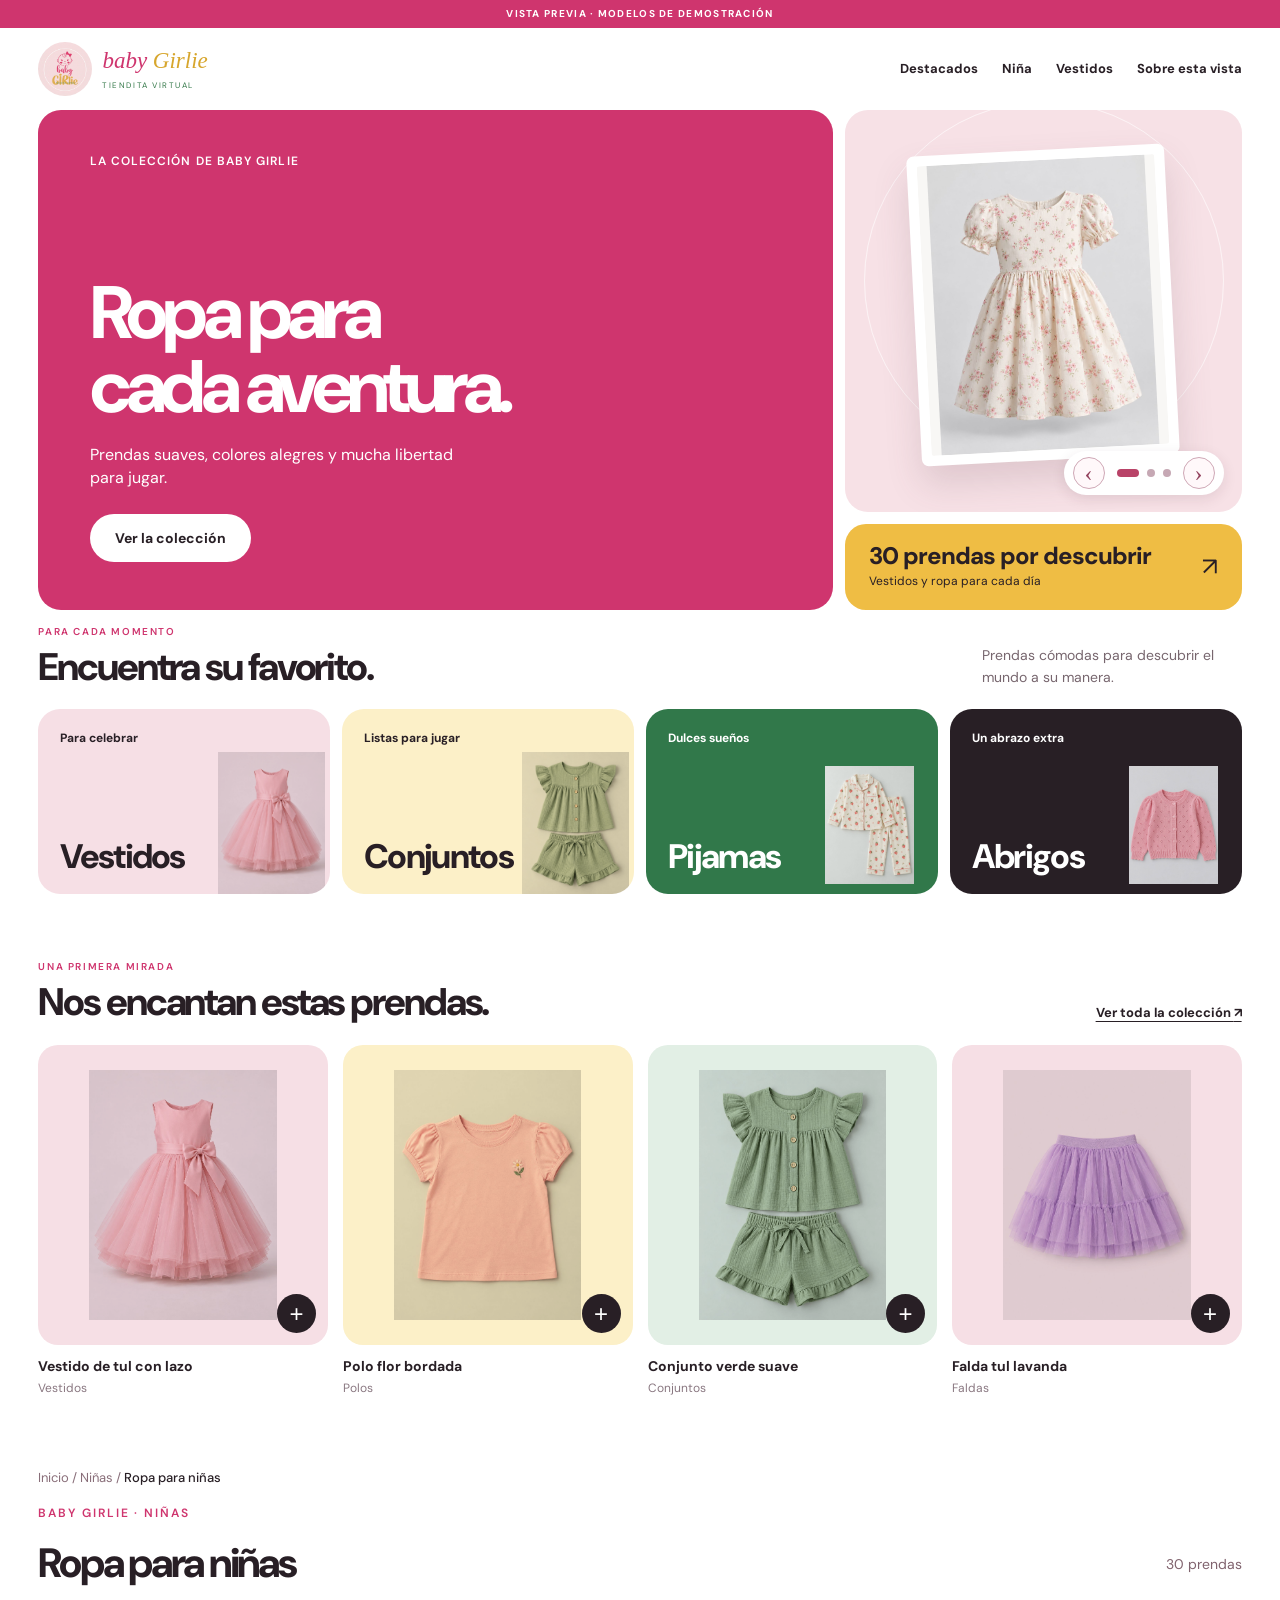
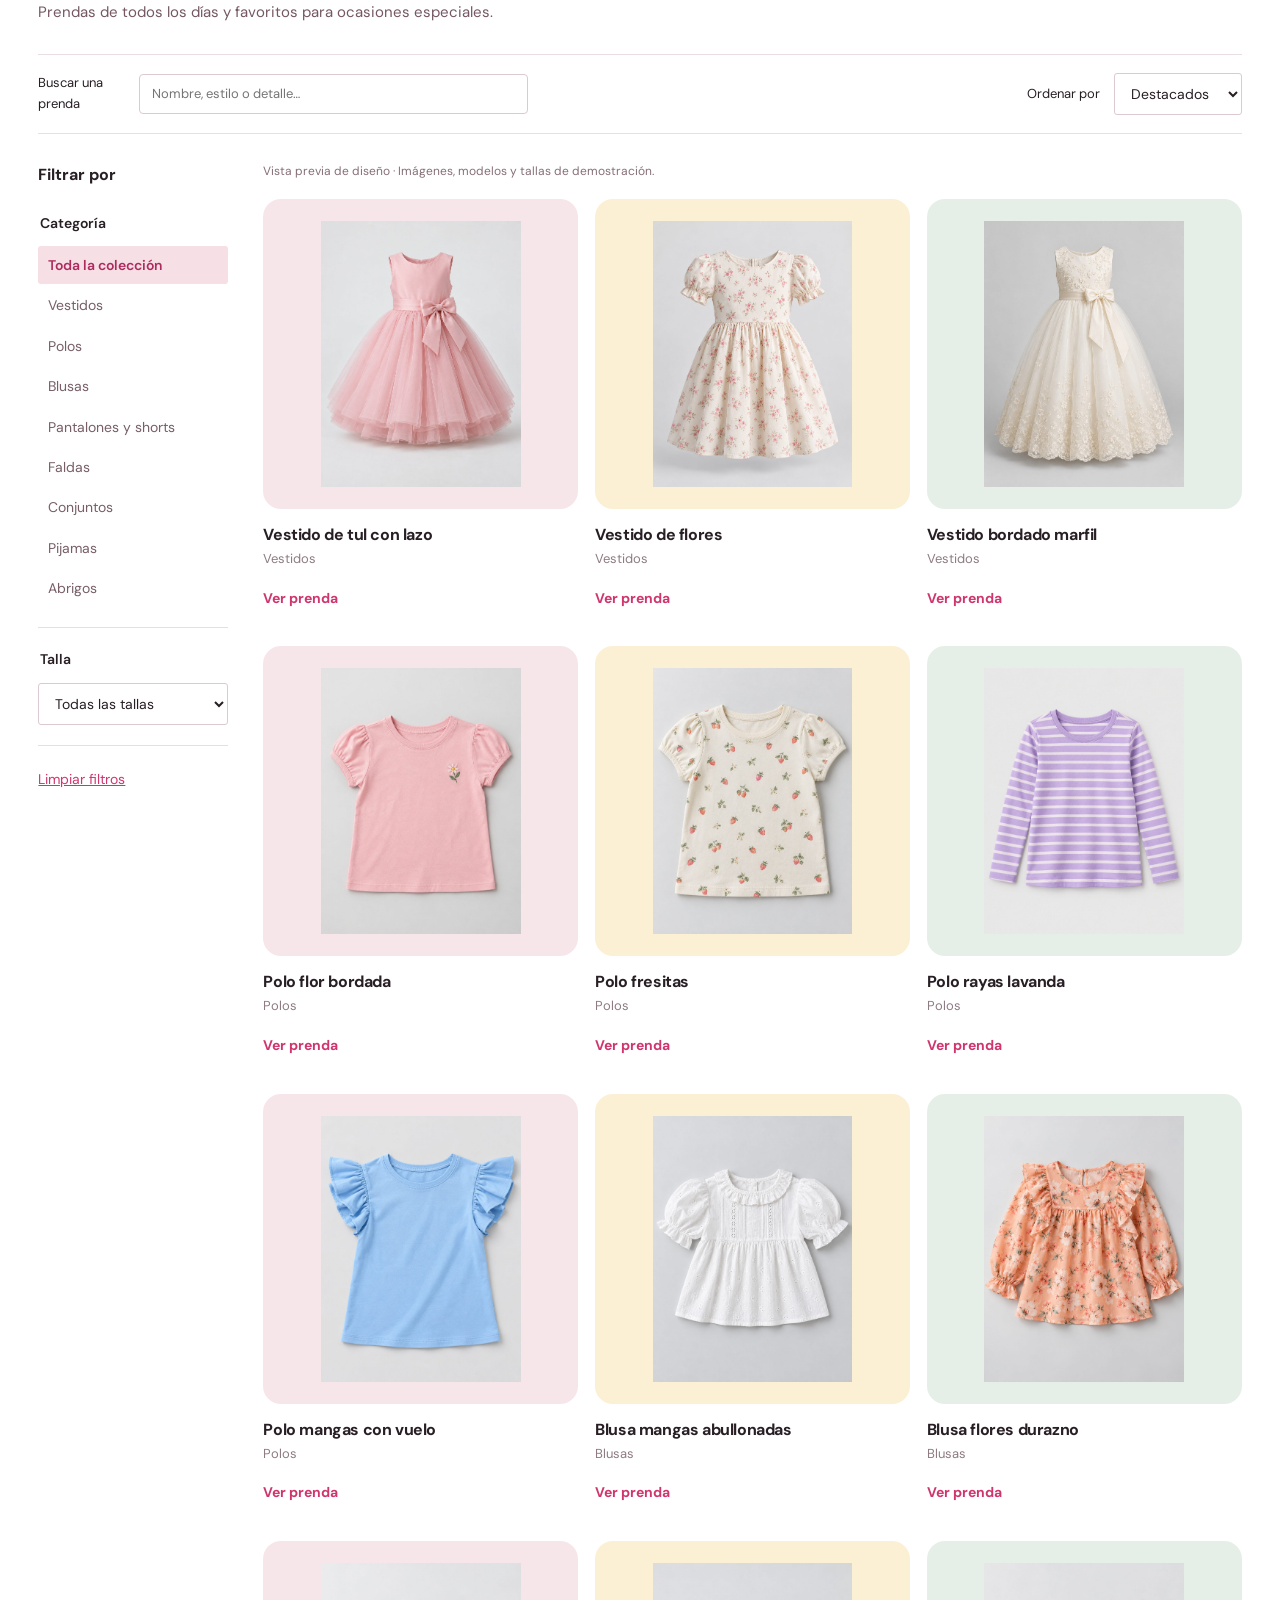
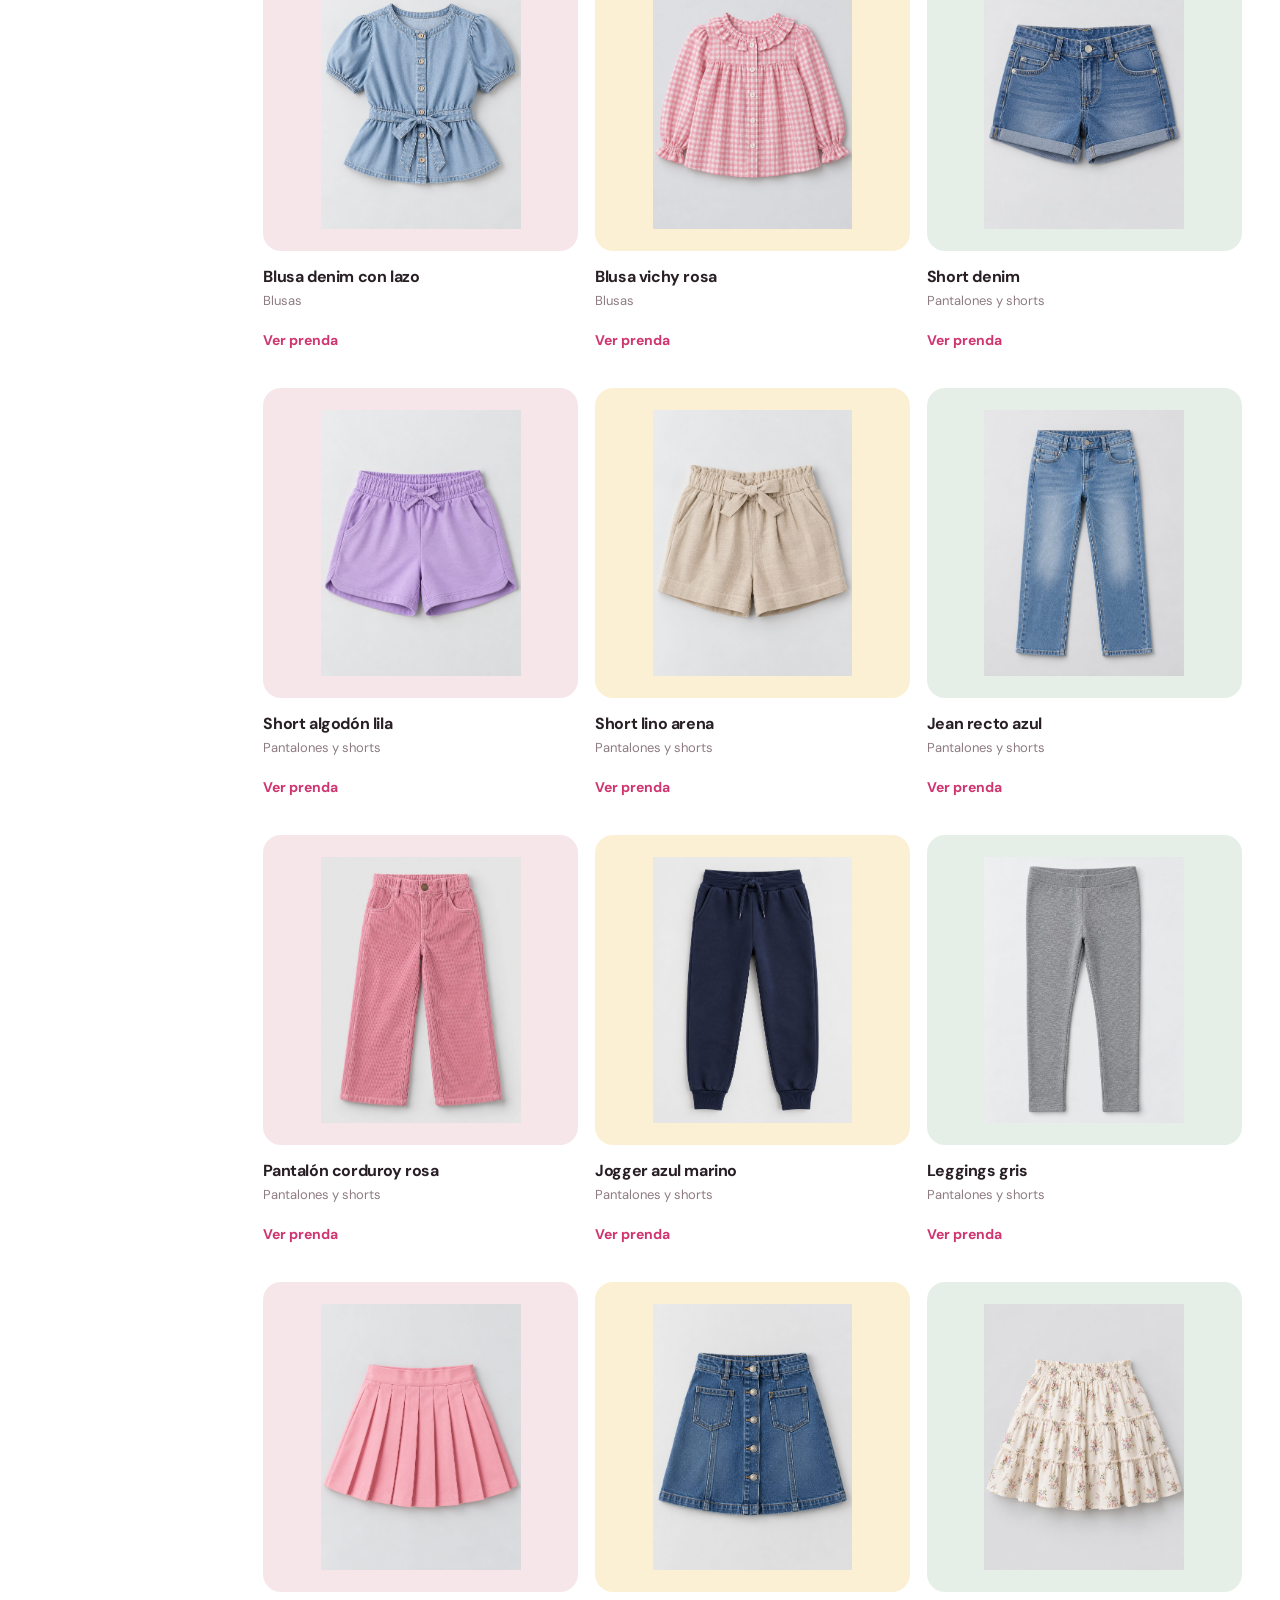
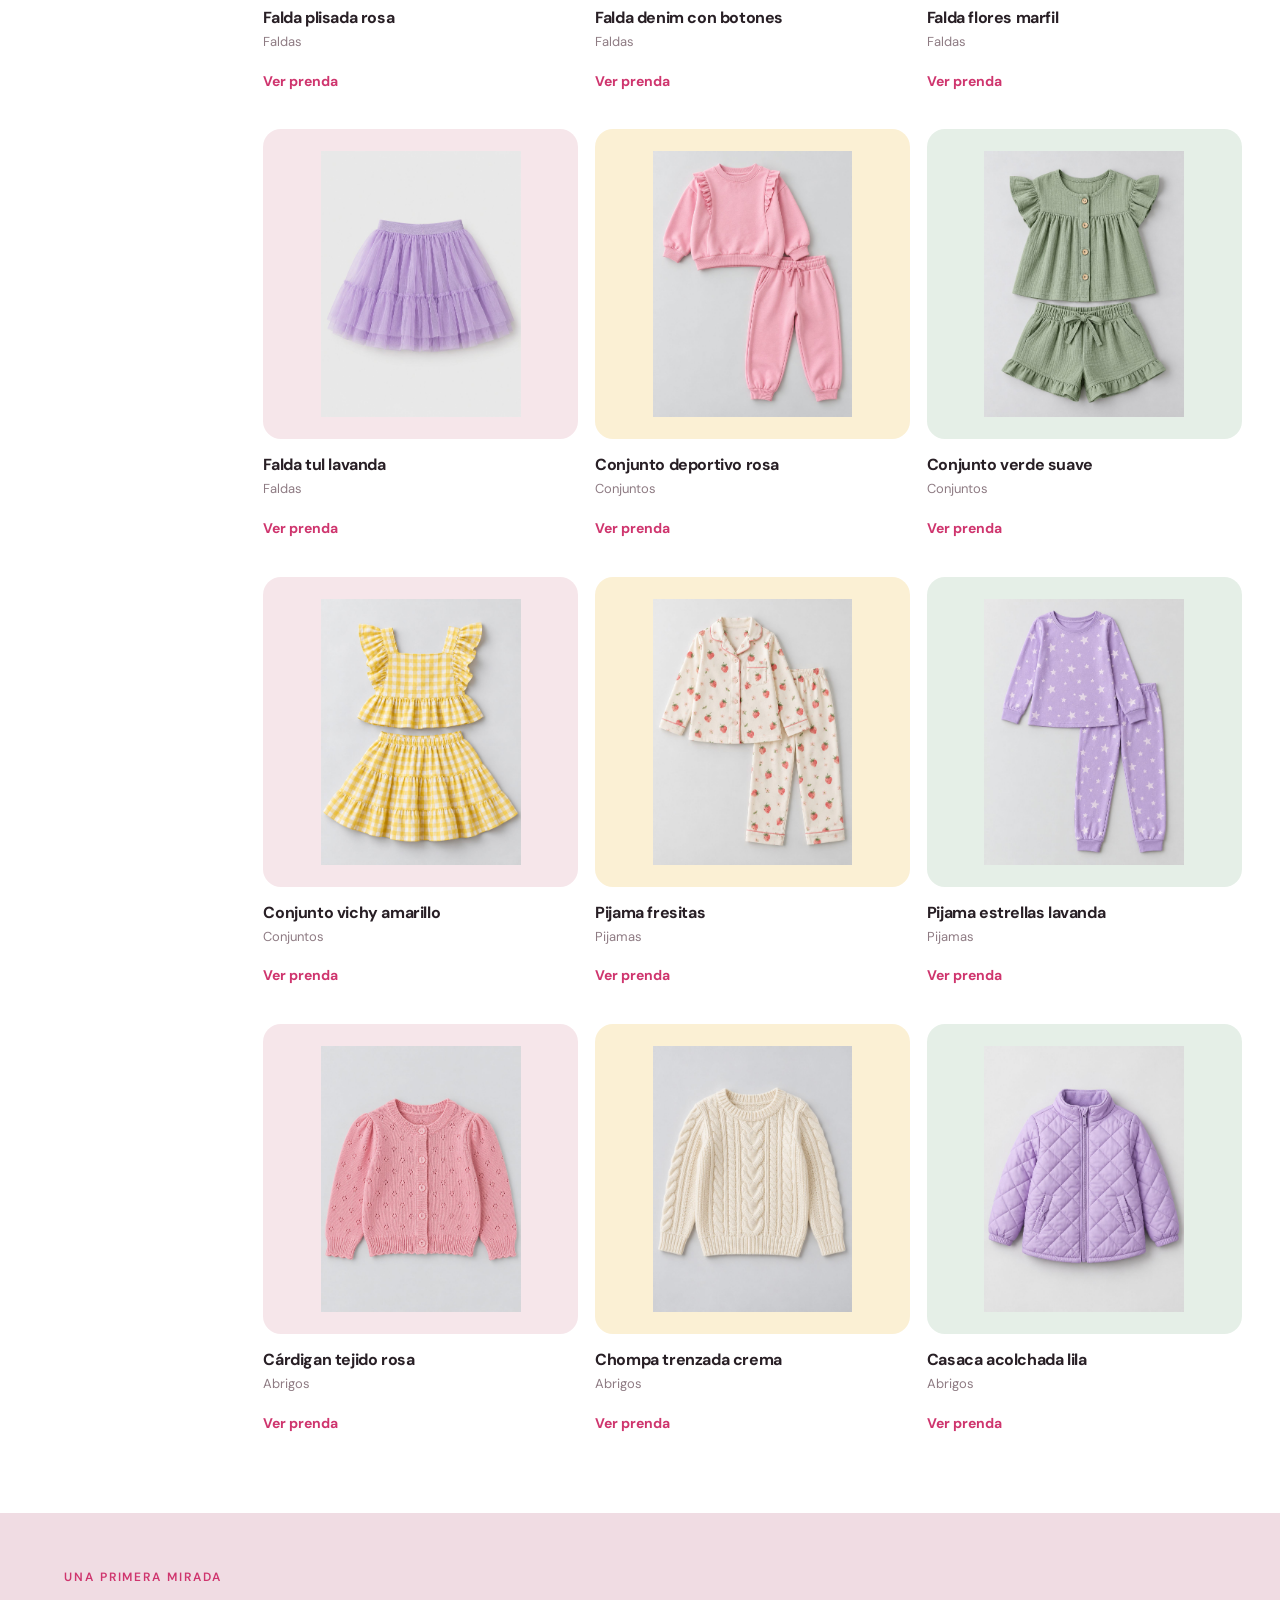
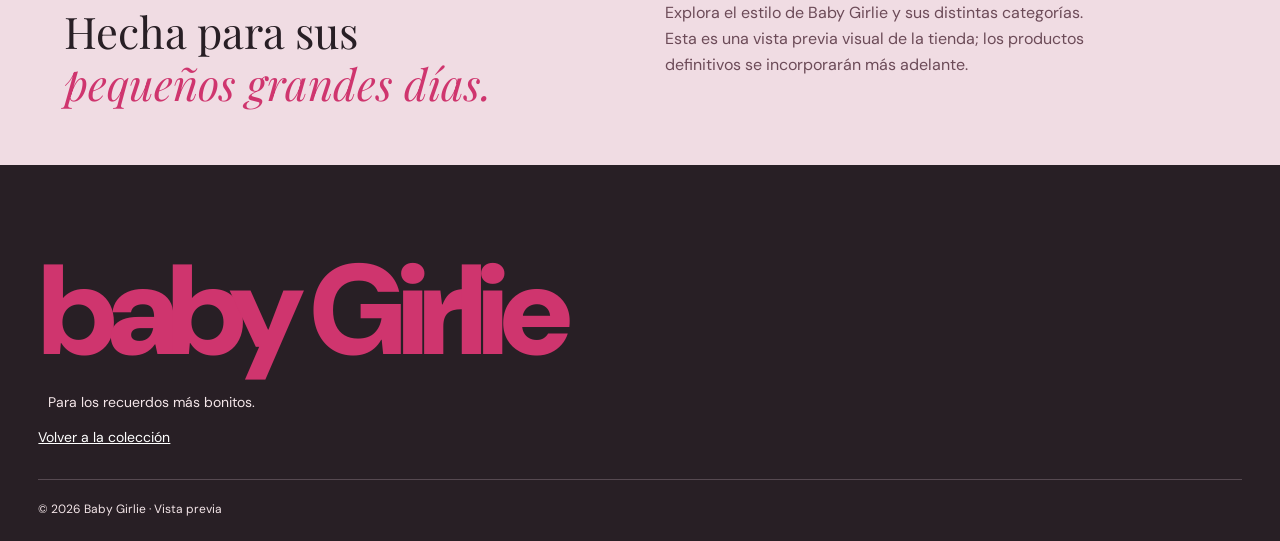
<file: docs/index.html>
<!doctype html>
<html lang="es">
<head>
  <meta charset="utf-8">
  <meta name="viewport" content="width=device-width, initial-scale=1">
  <meta name="robots" content="noindex, nofollow">
  <meta name="theme-color" content="#b94368">
  <title>Baby Girlie · Vista previa de la colección</title>
  <meta name="description" content="Vista previa de la colección de ropa para niñas Baby Girlie.">
  <link rel="icon" href="assets/logo.jpeg">
  <link rel="stylesheet" href="style.css">
  <link rel="stylesheet" href="catalog.css">
  <link rel="stylesheet" href="banner-refresh.css">
  <link rel="stylesheet" href="hero-products.css">
  <link rel="stylesheet" href="preview.css">
  <link rel="stylesheet" href="editorial.css?v=2">
  <script src="preview.js?v=2" defer></script>
</head>
<body>
  <div class="preview-ribbon">VISTA PREVIA · MODELOS DE DEMOSTRACIÓN</div>
  <header>
    <a class="brand" href="#inicio" aria-label="Baby Girlie, volver al inicio"><img src="assets/logo.jpeg" alt=""><span>baby <b>Girlie</b><small>TIENDITA VIRTUAL</small></span></a>
    <nav aria-label="Navegación principal"><a href="#featured-heading">Destacados</a><a href="#catalogo">Niña</a><a href="#catalogo" data-category-link="Vestidos">Vestidos</a><a href="#sobre">Sobre esta vista</a></nav>
  </header>
  <main id="inicio">
    <section class="shop-banner" aria-roledescription="carrusel" aria-label="Colección Baby Girlie">
      <div class="banner-copy"><p class="eyebrow" id="banner-eyebrow">LA COLECCIÓN DE BABY GIRLIE</p><h1 id="banner-title">Ropa para<br><em>cada aventura.</em></h1><p id="banner-description">Prendas suaves, colores alegres y mucha libertad para jugar.</p><a class="button" href="#catalogo">Ver la colección</a></div>
      <div class="banner-visual" data-theme="rose"><div class="banner-stage">
        <figure class="banner-card banner-card--left"><img id="hero-left" src="assets/item-04.jpg" alt="Polo rosa con flor bordada"></figure>
        <figure class="banner-card banner-card--main"><img id="hero-image" src="assets/dress-2-only.jpg" alt="Vestido floral para niña"></figure>
        <figure class="banner-card banner-card--right"><img id="hero-right" src="assets/item-20.jpg" alt="Falda de denim con botones"></figure>
      </div></div><a class="banner-promo" href="#catalogo"><span><strong>30 prendas por descubrir</strong><small>Vestidos y ropa para cada día</small></span><span aria-hidden="true">↗</span></a>
      <div class="banner-controls" aria-label="Controles del banner"><button id="banner-prev" type="button" aria-label="Imagen anterior">‹</button><div id="banner-dots" class="banner-dots" aria-label="Elegir imagen"></div><button id="banner-next" type="button" aria-label="Imagen siguiente">›</button></div>
    </section>
    <section class="category-section" aria-labelledby="category-heading">
      <div class="editorial-section-title"><div><p class="eyebrow">PARA CADA MOMENTO</p><h2 id="category-heading">Encuentra su favorito.</h2></div><p>Prendas cómodas para descubrir el mundo a su manera.</p></div>
      <div class="category-tiles">
        <a class="category-tile tile-rose" href="#catalogo" data-category-link="Vestidos"><span>Para celebrar</span><strong>Vestidos</strong><img src="assets/dress-1-only.jpg" alt="" loading="lazy"></a>
        <a class="category-tile tile-cream" href="#catalogo" data-category-link="Conjuntos"><span>Listas para jugar</span><strong>Conjuntos</strong><img src="assets/item-24.jpg" alt="" loading="lazy"></a>
        <a class="category-tile tile-green" href="#catalogo" data-category-link="Pijamas"><span>Dulces sueños</span><strong>Pijamas</strong><img src="assets/item-26.jpg" alt="" loading="lazy"></a>
        <a class="category-tile tile-ink" href="#catalogo" data-category-link="Abrigos"><span>Un abrazo extra</span><strong>Abrigos</strong><img src="assets/item-28.jpg" alt="" loading="lazy"></a>
      </div>
    </section>
    <section class="featured-section" aria-labelledby="featured-heading"><div class="editorial-section-title"><div><p class="eyebrow">UNA PRIMERA MIRADA</p><h2 id="featured-heading">Nos encantan estas prendas.</h2></div><a class="text-link" href="#catalogo">Ver toda la colección <span aria-hidden="true">↗</span></a></div><div class="featured-grid">
      <article class="featured-card"><button type="button" data-featured-id="rosa" aria-label="Ver Vestido de tul con lazo"><span class="featured-image featured-rose"><img src="assets/dress-1-only.jpg" alt="Vestido de tul con lazo" loading="lazy"><span class="featured-plus" aria-hidden="true">+</span></span><span class="featured-name">Vestido de tul con lazo</span><span class="featured-type">Vestidos</span></button></article>
      <article class="featured-card"><button type="button" data-featured-id="item-04" aria-label="Ver Polo flor bordada"><span class="featured-image featured-cream"><img src="assets/item-04.jpg" alt="Polo flor bordada" loading="lazy"><span class="featured-plus" aria-hidden="true">+</span></span><span class="featured-name">Polo flor bordada</span><span class="featured-type">Polos</span></button></article>
      <article class="featured-card"><button type="button" data-featured-id="item-24" aria-label="Ver Conjunto verde suave"><span class="featured-image featured-green"><img src="assets/item-24.jpg" alt="Conjunto verde suave" loading="lazy"><span class="featured-plus" aria-hidden="true">+</span></span><span class="featured-name">Conjunto verde suave</span><span class="featured-type">Conjuntos</span></button></article>
      <article class="featured-card"><button type="button" data-featured-id="item-22" aria-label="Ver Falda tul lavanda"><span class="featured-image featured-rose"><img src="assets/item-22.jpg" alt="Falda tul lavanda" loading="lazy"><span class="featured-plus" aria-hidden="true">+</span></span><span class="featured-name">Falda tul lavanda</span><span class="featured-type">Faldas</span></button></article>
    </div></section>
    <section id="catalogo" class="catalog">
      <p class="breadcrumb">Inicio / Niñas / <strong>Ropa para niñas</strong></p>
      <div class="section-heading"><div><p class="eyebrow">BABY GIRLIE · NIÑAS</p><h2>Ropa para niñas</h2><p class="catalog-description">Prendas de todos los días y favoritos para ocasiones especiales.</p></div><span id="result-count" aria-live="polite"></span></div>
      <div class="catalog-tools"><label class="search-field">Buscar una prenda<input id="catalog-search" type="search" placeholder="Nombre, estilo o detalle…"></label><label>Ordenar por<select id="catalog-sort"><option value="default">Destacados</option><option value="name">Nombre A–Z</option></select></label></div>
      <div class="shop-layout">
        <aside class="catalog-sidebar"><h3>Filtrar por</h3><fieldset><legend>Categoría</legend><div class="filters" aria-label="Filtrar ropa"><button class="active" data-filter="Todos" type="button">Toda la colección</button><button data-filter="Vestidos" type="button">Vestidos</button><button data-filter="Polos" type="button">Polos</button><button data-filter="Blusas" type="button">Blusas</button><button data-filter="Pantalones y shorts" type="button">Pantalones y shorts</button><button data-filter="Faldas" type="button">Faldas</button><button data-filter="Conjuntos" type="button">Conjuntos</button><button data-filter="Pijamas" type="button">Pijamas</button><button data-filter="Abrigos" type="button">Abrigos</button></div></fieldset><fieldset><legend>Talla</legend><select id="catalog-size" aria-label="Filtrar por talla"><option value="">Todas las tallas</option><option>2</option><option>4</option><option>6</option><option>8</option></select></fieldset><button id="clear-filters" class="clear-filters" type="button">Limpiar filtros</button></aside>
        <div><p class="sample-note">Vista previa de diseño · Imágenes, modelos y tallas de demostración.</p><div id="products" class="grid" aria-live="polite"></div></div>
      </div>
    </section>
    <section id="sobre" class="preview-about"><div><p class="eyebrow">UNA PRIMERA MIRADA</p><h2>Hecha para sus<br><em>pequeños grandes días.</em></h2></div><p>Explora el estilo de Baby Girlie y sus distintas categorías. Esta es una vista previa visual de la tienda; los productos definitivos se incorporarán más adelante.</p></section>
  </main>
  <footer><div class="footer-brand">baby <em>Girlie</em></div><p>Para los recuerdos más bonitos.</p><a href="#catalogo">Volver a la colección</a><small>© <span id="year"></span> Baby Girlie · Vista previa</small></footer>
  <dialog id="detail" aria-labelledby="detail-title"><button class="close" id="detail-close" type="button" aria-label="Cerrar detalle">×</button><div id="detail-content"></div></dialog>
</body>
</html>
</file>
<file: docs/style.css>
@import url('https://fonts.googleapis.com/css2?family=DM+Sans:wght@400;500;600;700&family=Playfair+Display:ital,wght@0,400;0,500;0,600;1,400;1,500&display=swap');
:root{--pink:#bd4166;--blush:#f6e2e6;--ink:#412a32;--gold:#b58732;--green:#496a54}*{box-sizing:border-box}html{scroll-behavior:smooth;scroll-padding-top:24px}body{margin:0;color:var(--ink);background:#fffdfd;font:16px/1.6 'DM Sans',sans-serif}button,input,textarea{font:inherit}button,a{touch-action:manipulation}a{color:inherit;text-decoration:none}button{cursor:pointer}button:focus-visible,a:focus-visible{outline:3px solid var(--gold);outline-offset:4px}.announcement{background:var(--pink);color:white;text-align:center;padding:8px;font-size:14px;letter-spacing:.05em}header{max-width:1320px;margin:auto;padding:22px 5%;display:flex;justify-content:space-between;align-items:center}.brand{display:flex;align-items:center;gap:12px;line-height:1}.brand img{width:66px;height:66px;border-radius:50%}.brand span{font:italic 27px Georgia;color:var(--pink)}.brand b{font-weight:400;color:var(--gold)}.brand small{display:block;font:10px 'DM Sans';letter-spacing:.19em;color:var(--green);margin-top:10px}nav{display:flex;align-items:center;gap:32px;font-size:14px}.bag{border:1px solid #e6ced5;background:transparent;border-radius:30px;padding:10px 18px;color:var(--ink)}.bag span{display:inline-grid;place-items:center;background:var(--pink);color:white;border-radius:50%;width:24px;height:24px;margin-left:8px}.hero{max-width:1320px;margin:0 auto;display:grid;grid-template-columns:1fr 1fr;padding:10px 5% 60px;gap:28px}.hero-copy{background:var(--blush);padding:60px 9%;display:flex;flex-direction:column;justify-content:center;border-radius:3px}.eyebrow{font-size:12px;letter-spacing:.16em;font-weight:600;color:var(--pink);margin:0 0 18px}h1,h2,h3,p{margin-top:0}h1,h2{font-family:'Playfair Display',Georgia,serif;font-weight:400}h1{font-size:clamp(42px,4.7vw,68px);line-height:1.12;letter-spacing:-.035em;margin-bottom:24px}h1 em{color:var(--pink);font-weight:400}.hero-copy>p:not(.eyebrow){max-width:310px;color:#765a65;font-size:16px}.button{border:0;background:var(--pink);color:white;display:inline-block;padding:14px 24px;text-align:center;border-radius:3px;font-weight:500}.hero-copy .button{align-self:flex-start;margin-top:12px}.button:hover{background:#a63355}.hero-note{font-size:12px;color:#7a5c62;margin-top:44px}.hero-note span{color:var(--gold);font-size:19px;padding-right:8px}.hero-photo{position:relative;min-height:520px;overflow:hidden;background:#f3edef;border-radius:3px}.hero-photo>img{width:100%;height:100%;object-fit:cover;position:absolute}.hero-photo:after{content:'';position:absolute;inset:40% 0 0;background:linear-gradient(transparent,#30192470);pointer-events:none}.photo-label{position:absolute;bottom:38px;left:36px;font:30px/1.3 'Playfair Display',Georgia;color:white;z-index:1}.collection-tag{position:absolute;top:20px;right:20px;background:#fffffff0;padding:8px 12px;font-size:11px;letter-spacing:.1em}.catalog{max-width:1320px;padding:20px 5% 70px;margin:auto}.section-heading{display:flex;justify-content:space-between;align-items:end;margin-bottom:30px}h2{font-size:40px;line-height:1.2;margin-bottom:0}.section-heading>p{color:#91767f;font-size:14px;text-align:right;margin-bottom:4px}.catalog-bar{display:flex;justify-content:space-between;align-items:center;border-top:1px solid #ecdde2;padding:22px 0 12px}.filters{display:flex;gap:8px;flex-wrap:wrap}.filters button{border:1px solid #ead9df;background:transparent;color:#775e67;border-radius:30px;padding:8px 18px;font-size:14px}.filters .active{background:var(--ink);border-color:var(--ink);color:white}#result-count{font-size:13px;color:#91767f}.sample-note{font-size:12px;color:#836d74;margin-bottom:22px}.grid{display:grid;grid-template-columns:repeat(3,1fr);gap:25px}.product-image{display:block;border:0;padding:0;width:100%;height:360px;position:relative;background:#f2eaed;overflow:hidden}.product-image img{width:100%;height:100%;object-fit:cover;transition:transform .5s}.product-image:hover img{transform:scale(1.045)}.badge{position:absolute;top:15px;left:15px;background:#fffdfdf0;padding:5px 10px;font-size:11px;letter-spacing:.04em}.product-info{display:flex;justify-content:space-between;gap:10px;padding-top:15px}.product-info h3{font:22px 'Playfair Display',Georgia;margin-bottom:5px}.product-info p{font-size:13px;color:#8b727b;margin-bottom:0}.price{white-space:nowrap;font-size:15px;padding-top:4px}.view{padding:9px 0;border:0;background:transparent;color:var(--pink);font-size:14px;text-decoration:underline;text-underline-offset:5px}.how{background:#f9eef1;display:grid;grid-template-columns:1fr 1.5fr;gap:60px;padding:60px max(5%,calc((100vw - 1188px)/2));}.how ol{list-style:none;padding:0;margin:0;display:flex;gap:30px}.how li{flex:1}.how li>span{color:var(--gold);font:24px Georgia;display:block;margin-bottom:15px}.how h3{font-size:16px;font-weight:500;margin-bottom:8px}.how p:not(.eyebrow){font-size:14px;color:#80636e}footer{text-align:center;padding:44px 20px 24px}.footer-brand{font:italic 34px Georgia;color:var(--pink)}.footer-brand em{color:var(--gold)}footer p{font-size:14px;color:#91767f;margin:10px}footer a{font-size:14px;color:var(--pink)}footer small{display:block;border-top:1px solid #eee0e4;padding-top:20px;margin-top:28px;font-size:12px;color:#91767f}dialog{border:0;border-radius:8px;color:var(--ink);padding:32px;width:min(640px,calc(100% - 24px));max-height:90vh;overflow:auto;box-shadow:0 20px 90px #412a3230}dialog::backdrop{background:#321c2880}.close{position:absolute;right:13px;top:10px;border:0;background:#fff;font-size:28px;color:var(--ink);width:40px;height:40px;border-radius:50%;z-index:1}#detail-content{display:grid;grid-template-columns:1fr 1fr;gap:25px;align-items:center}#detail-content img{width:100%;height:340px;object-fit:cover}#detail h2{font-size:30px;margin-bottom:15px}.size-options{display:flex;gap:8px;flex-wrap:wrap;margin:12px 0 22px}.size-options label{cursor:pointer}.size-options input{position:absolute;opacity:0}.size-options span{display:block;padding:8px 12px;border:1px solid #dcc5ce;border-radius:3px}.size-options input:checked+span{background:var(--pink);color:white}.size-options input:focus-visible+span{outline:3px solid var(--gold)}.full{width:100%;margin-top:12px}.muted{font-size:13px;color:#8b717b}.total{display:flex;justify-content:space-between;border-top:1px solid #e7d7dd;padding-top:18px;margin-top:22px}#order-form>label{display:block;font-size:14px;margin-top:14px}input,textarea{border:1px solid #ddc9d1;border-radius:4px;width:100%;padding:10px;background:white;color:var(--ink)}textarea{resize:vertical}.payment-note{padding:12px;background:#faf2f5;font-size:13px;color:#80636e}.cart-row{display:flex;gap:15px;padding:18px 0;border-bottom:1px solid #eee0e4;align-items:center}.cart-row img{width:65px;height:85px;object-fit:cover}.cart-row div{flex:1}.cart-row h3{font-size:16px;margin:0}.cart-row p{font-size:13px;margin:3px 0}.cart-row button{border:1px solid #ddc9d1;background:white;border-radius:3px;padding:4px 10px;color:var(--ink)}.remove{font-size:12px!important;margin-left:10px;border:0!important;text-decoration:underline}.outline{border:1px solid var(--pink);background:white;color:var(--pink);padding:12px;border-radius:3px}#toast{position:fixed;bottom:25px;left:50%;transform:translateX(-50%);background:var(--ink);color:white;padding:12px 22px;border-radius:4px;z-index:10;opacity:0;pointer-events:none;transition:opacity .2s}#toast.visible{opacity:1}[hidden]{display:none!important}
@media(max-width:850px){.hero{gap:16px}.hero-copy{padding:40px 8%}.hero-photo{min-height:440px}.grid{gap:16px}.product-image{height:280px}.how{gap:35px}.how ol{flex-direction:column;gap:16px}.how li{display:flex;gap:20px}.photo-label{font-size:25px;left:24px}.hero-note{margin-top:24px}}@media(max-width:600px){header{padding:16px 5%}.brand img{width:48px;height:48px}.brand span{font-size:23px}.brand small{font-size:8px}.announcement{font-size:12px}nav{gap:10px}nav>a{display:none}.bag{font-size:13px;padding:8px 12px}.hero{grid-template-columns:1fr;padding-bottom:35px;gap:12px}.hero-copy{padding:35px 8%}.hero-copy .eyebrow{font-size:10px}h1{font-size:46px}.hero-note{margin-top:20px}.hero-photo{min-height:390px}.section-heading>p{display:none}h2{font-size:32px}.catalog{padding-bottom:40px}.catalog-bar{align-items:start}#result-count{display:none}.filters button{padding:7px 13px}.grid{grid-template-columns:repeat(2,1fr);gap:22px 14px}.product-image{height:245px}.product-info{display:block}.product-info h3{font-size:20px}.price{display:block;padding-top:7px}.how{grid-template-columns:1fr;gap:25px;padding:35px 6%}.how h2 br{display:none}#detail-content{grid-template-columns:1fr}#detail-content img{height:280px}dialog{padding:24px}.eyebrow{font-size:11px}}@media(prefers-reduced-motion:reduce){html{scroll-behavior:auto}*{transition:none!important}}
</file>
<file: docs/catalog.css>
.shop-banner{max-width:1188px;margin:8px auto 28px;display:grid;grid-template-columns:1.3fr 1fr;background:#f6e2e6;position:relative;overflow:hidden;height:330px}.shop-banner>div{padding:40px 55px;z-index:1}.shop-banner h1{font-size:48px;margin-bottom:14px}.shop-banner p:not(.eyebrow){font-size:15px;max-width:340px;margin-bottom:20px}.shop-banner .eyebrow{font-size:11px;margin-bottom:12px}.shop-banner img{width:100%;height:330px;object-fit:cover;object-position:center 38%}.breadcrumb{font-size:13px;color:#896e79;margin-bottom:25px}.breadcrumb strong{font-weight:500;color:var(--ink)}.catalog{padding-top:0}.catalog-description{margin:14px 0 0;color:#816571;font-size:15px}.section-heading{align-items:center}.section-heading #result-count{display:block;font-size:14px;color:#80636e}.catalog-tools{border-block:1px solid #eadce1;display:flex;justify-content:space-between;gap:25px;padding:18px 0;margin-bottom:28px}.catalog-tools label{font-size:13px;display:flex;align-items:center;gap:14px}.search-field{flex:1;max-width:490px}.search-field input{padding:9px 12px}.catalog-tools select,.catalog-sidebar select{padding:10px 12px;font:14px 'DM Sans',sans-serif;border:1px solid #ddc9d1;background:white;color:var(--ink);border-radius:3px}.shop-layout{display:grid;grid-template-columns:190px 1fr;gap:35px}.catalog-sidebar h3{font-size:16px;margin:0 0 24px}.catalog-sidebar fieldset{border:0;border-bottom:1px solid #eadce1;margin:0 0 20px;padding:0 0 20px}.catalog-sidebar legend{font-size:14px;font-weight:600;margin-bottom:12px}.catalog-sidebar .filters{flex-direction:column;gap:2px}.catalog-sidebar .filters button{border:0;border-radius:3px;text-align:left;font-size:14px;padding:8px 10px}.catalog-sidebar .filters .active{background:#f6e2e6;color:#9c3153;font-weight:600}.catalog-sidebar select{width:100%}.clear-filters{background:none;border:0;padding:0;text-decoration:underline;color:var(--pink);font-size:14px}.grid{gap:25px 18px}.product-image{height:330px;background:#f7f4f5}.product-info{display:block}.product-info h3{font:500 16px 'DM Sans',sans-serif;margin-bottom:4px}.product-info .price{display:block;font-size:16px;font-weight:600;margin-top:6px}.badge{color:var(--pink);font-size:12px}.view{font-weight:500}.sample-note{font-size:12px;margin-bottom:18px}.catalog-empty{grid-column:1/-1;padding:50px 20px;background:#faf3f6;text-align:center}.how{padding-top:38px;padding-bottom:38px}.how h2{font-size:32px}.brand img{width:60px;height:60px}
@media(max-width:1000px){.shop-banner{margin-inline:5%;height:310px}.shop-banner>div{padding:32px}.shop-banner img{height:310px}.shop-banner h1{font-size:42px}.shop-layout{grid-template-columns:155px 1fr;gap:20px}.product-image{height:275px}.grid{grid-template-columns:repeat(2,1fr)}}@media(max-width:600px){.shop-banner{grid-template-columns:1.15fr 1fr;height:270px;margin-top:0;margin-bottom:24px}.shop-banner>div{padding:23px 18px}.shop-banner h1{font-size:31px;line-height:1.15}.shop-banner .eyebrow{font-size:9px;letter-spacing:.08em}.shop-banner p:not(.eyebrow){font-size:13px;line-height:1.4}.shop-banner img{height:270px;object-position:48% center}.shop-banner .button{font-size:13px;padding:10px 14px}.catalog-description{font-size:14px}.section-heading h2{font-size:30px}.section-heading #result-count{font-size:12px;white-space:nowrap}.catalog-tools{flex-direction:column;gap:12px}.catalog-tools label{justify-content:space-between}.catalog-tools select{flex:1;max-width:230px}.search-field{max-width:none}.search-field input{width:68%}.shop-layout{grid-template-columns:1fr;gap:15px}.catalog-sidebar{display:grid;grid-template-columns:1fr 1fr;gap:10px}.catalog-sidebar h3{display:none}.catalog-sidebar fieldset{padding-bottom:12px;margin-bottom:0}.catalog-sidebar fieldset:first-of-type{grid-column:1/-1}.catalog-sidebar .filters{flex-direction:row;gap:4px;flex-wrap:wrap}.catalog-sidebar .filters button{padding:7px 10px;font-size:13px}.catalog-sidebar legend{margin-bottom:5px}.clear-filters{grid-column:1/-1;text-align:left;margin:3px 0 8px}.product-image{height:260px}.product-info h3{font-size:15px}.how h2{font-size:28px}}@media(max-width:360px){.shop-banner h1{font-size:27px}.product-image{height:210px}}

/* Product-only photography */
.product-image img{object-fit:contain;padding:14px;background:#f4f4f4}.shop-banner img{object-fit:contain;padding:18px;background:#f4f4f4}#detail-content img{object-fit:contain;background:#f4f4f4;padding:12px}
</file>
<file: docs/banner-refresh.css>
body{background:#faf2f5}header{background:#fff;max-width:none;padding-inline:max(5%,calc((100vw - 1290px)/2))}.announcement{background:#b94368;color:#fff}.shop-banner{max-width:1305px;margin:24px auto 34px;background:#f3dce4;box-shadow:0 12px 38px #6e2e4410;position:relative;grid-template-columns:1fr 1.1fr}.shop-banner>div:first-child{position:relative;z-index:1;padding-bottom:76px}.shop-banner>.banner-visual{padding:0;height:100%;min-height:385px;position:relative;overflow:hidden}.shop-banner .banner-visual img{width:100%;height:100%;min-height:385px;display:block;object-fit:cover;object-position:center top;transition:opacity .24s ease;opacity:1}.shop-banner .banner-visual img.is-changing{opacity:.18}.shop-banner>.banner-controls{padding:0;position:absolute;right:20px;left:auto;bottom:20px;display:flex;gap:12px;align-items:center;z-index:2;background:#fff9f9ee;border-radius:30px;padding:7px 10px}.banner-controls>button{border:1px solid #cfa8b6;background:#fff8fa;color:#93425e;width:32px;height:32px;border-radius:50%;font:24px/1 Georgia;display:grid;place-items:center}.banner-controls>button:hover{background:#fff}.banner-dots{display:flex;align-items:center;gap:8px}.banner-dots button{width:8px;height:8px;border-radius:50%;border:0;background:#c6a8b4;padding:0}.banner-dots button.active{width:22px;border-radius:7px;background:#b94368}.banner-controls button:focus-visible{outline:3px solid #b58732;outline-offset:3px}.shop-banner .catalog{background:#fff;padding-top:28px;padding-bottom:65px;margin-bottom:35px}.how{background:#f1dce4;margin-top:0}footer{background:#fff}.catalog-description{color:#755763}
@media(max-width:1100px){.shop-banner{margin-inline:5%}.banner-visual,.shop-banner .banner-visual img{min-height:325px}.banner-controls{left:30px}}@media(max-width:600px){.shop-banner{margin:14px 4% 26px;min-height:315px;height:auto;grid-template-columns:1fr 1fr}.shop-banner>div:first-child{padding:25px 16px 68px}.shop-banner h1{font-size:31px}.shop-banner p:not(.eyebrow){font-size:13px}.banner-visual,.shop-banner .banner-visual img{min-height:315px;height:100%}.shop-banner .banner-visual img{object-position:center top}.shop-banner .banner-controls{left:16px;bottom:16px;gap:9px}.banner-controls>button{width:28px;height:28px;font-size:20px}.banner-dots{gap:6px}.catalog{padding-top:24px;margin-bottom:20px}}@media(max-width:390px){.shop-banner h1{font-size:27px}.shop-banner .button{font-size:12px;padding:9px 11px}}@media(prefers-reduced-motion:reduce){.shop-banner .banner-visual img{transition:none}}
@media(max-width:600px){.shop-layout{grid-template-columns:minmax(0,1fr)}.shop-layout>div,.catalog-sidebar,.catalog-sidebar fieldset{min-width:0}.catalog-sidebar{grid-template-columns:repeat(2,minmax(0,1fr))}.catalog-sidebar .filters{max-width:100%;min-width:0}.grid{grid-template-columns:repeat(2,minmax(0,1fr))}}
</file>
<file: docs/hero-products.css>
/* Product lookbook in the main banner. The pictures are the same garments shown in the catalog. */
.shop-banner .banner-visual {
  background: #ead8df;
}
.shop-banner .banner-visual[data-theme="cream"] {
  background: #efe4dc;
}
.shop-banner .banner-visual[data-theme="sage"] {
  background: #e0e6db;
}
.shop-banner .banner-stage {
  position: absolute;
  inset: 0;
  overflow: hidden;
}
.shop-banner .banner-stage::before {
  content: "";
  position: absolute;
  width: min(70%, 390px);
  aspect-ratio: 1;
  border: 1px solid #ffffffa8;
  border-radius: 50%;
  transform: translateY(-8%);
}
.shop-banner .banner-card {
  position: absolute;
  z-index: 1;
  top: 18%;
  width: min(27%, 160px);
  height: min(230px, 58%);
  margin: 0;
  padding: 7px;
  background: #fff;
  border: 1px solid #fff;
  box-shadow: 0 12px 25px #4b30301c;
}
.shop-banner .banner-card--left {
  left: 7%;
  transform: rotate(-6deg);
}
.shop-banner .banner-card--main {
  top: 9%;
  left: 50%;
  width: min(43%, 245px);
  height: min(295px, 70%);
  z-index: 2;
  transform: translateX(-50%) rotate(-1.5deg);
  box-shadow: 0 17px 35px #4b303028;
}
.shop-banner .banner-card--right {
  right: 7%;
  transform: rotate(6deg);
}
.shop-banner .banner-visual .banner-card img {
  display: block;
  width: 100%;
  height: 100%;
  min-height: 0;
  padding: 0;
  background: #f3f3f3;
  object-fit: contain;
  object-position: center;
}
.shop-banner .banner-visual .banner-card img.is-changing {
  opacity: .18;
}
@media (max-width: 700px) {
  .shop-banner .banner-card--left,
  .shop-banner .banner-card--right {
    display: none;
  }
  .shop-banner .banner-card--main {
    top: 8%;
    width: min(78%, 185px);
    height: 68%;
    transform: translateX(-50%) rotate(-2deg);
  }
  .shop-banner>.banner-controls {
    left: auto;
    right: 10px;
    bottom: 10px;
    width: max-content;
    gap: 6px;
    padding: 5px 7px;
  }
}
</file>
<file: docs/preview.css>
/* Public design preview: the purchase and account flows live only in the full application. */
header{min-height:92px}
.shop-banner{min-height:385px;height:auto}
.shop-banner .banner-visual{min-height:385px}
.shop-banner .banner-copy{align-self:center}
.shop-banner .banner-card img{max-width:none}
.preview-about{background:#f0dce3;display:grid;grid-template-columns:1fr 1fr;gap:50px;align-items:center;padding:55px max(5%,calc((100vw - 1188px)/2))}
.preview-about h2{font-size:clamp(32px,3.4vw,46px)}
.preview-about h2 em{color:var(--pink)}
.preview-about>p{max-width:420px;color:#6c4b58;margin:0}
.product-info p{margin:0 0 8px}
.product-image{cursor:pointer}
.preview-detail-category{font-size:12px;letter-spacing:.12em;color:var(--pink);font-weight:700;text-transform:uppercase;margin-bottom:12px}
.preview-detail-sizes{margin-top:20px;font-size:14px;color:#795c67}
.preview-detail-note{font-size:12px;color:#8b717b;border-top:1px solid #eadde2;padding-top:14px;margin-top:25px}
@media(max-width:600px){
  header{min-height:74px}
  header nav a{display:block;font-size:12px;white-space:nowrap}
  header nav a:last-child{display:none}
  .shop-banner{min-height:315px}
  .shop-banner .banner-visual{min-height:315px}
  .shop-banner .banner-copy{align-self:stretch}
  .shop-banner>.banner-controls{right:10px;bottom:10px}
  .preview-about{grid-template-columns:1fr;gap:20px;padding:38px 6%}
  .preview-about h2{font-size:30px}
  .product-info h3{font-size:15px}
  .product-info p{font-size:12px}
}
</file>
<file: docs/editorial.css>
/* Baby Girlie — colorful editorial storefront */
:root{--pink:#cf356e;--blush:#f7dfe5;--ink:#281f25;--gold:#efbd44;--green:#347849}
body{background:#fff;color:var(--ink)}
header{max-width:1420px;min-height:82px;padding:12px max(3%,calc((100vw - 1320px)/2));background:#fff}
.brand{gap:10px}.brand img{width:54px;height:54px}.brand span{font:italic 23px Georgia;color:var(--pink)}.brand b{color:#d7a62d}.brand small{font-size:8px;margin-top:6px}
nav{gap:24px;font-size:13px;font-weight:700}nav a:hover,.text-link:hover{color:var(--pink)}
.account-button{border:0;background:transparent;color:var(--ink);font-weight:700;padding:9px 2px}
.bag{background:var(--ink);border-color:var(--ink);color:#fff;padding:9px 16px;font-weight:700}.bag span{background:var(--pink)}
.preview-ribbon{background:var(--pink);color:white;text-align:center;font-size:10px;font-weight:700;letter-spacing:.13em;padding:6px 12px}
.shop-banner{max-width:1320px;margin:0 auto 14px;display:grid;grid-template-columns:2fr 1fr;gap:12px;height:500px;min-height:500px;background:none;box-shadow:none;overflow:visible}
.shop-banner>div:first-child{grid-column:1;grid-row:1;background:var(--pink);border-radius:23px;padding:42px clamp(34px,4vw,62px) 48px;display:flex;flex-direction:column;justify-content:center;align-items:flex-start;color:#fff}
.shop-banner .banner-copy{align-self:stretch}
.shop-banner .eyebrow{color:#fff;font-size:12px;letter-spacing:.09em;margin-bottom:auto}
.shop-banner h1{font:800 clamp(48px,5.8vw,80px)/.99 'DM Sans',Arial,sans-serif;letter-spacing:-.075em;color:#fff;max-width:650px;margin:0 0 20px}
.shop-banner h1 em{font-style:normal;font-weight:800;color:#fff}
.shop-banner p:not(.eyebrow){color:#fff;font-size:16px;line-height:1.45;max-width:390px;margin:0 0 24px}
.shop-banner .button{background:#fff;color:var(--ink);border-radius:30px;font-size:14px;font-weight:700;padding:13px 25px}.shop-banner .button:hover{background:#fff2d0}
.shop-banner>.banner-visual{grid-column:2;grid-row:1;align-self:start;height:calc(100% - 98px);min-height:0;border-radius:23px;background:#f7e1e6;overflow:hidden}
.shop-banner .banner-visual[data-theme="cream"]{background:#f7edce}.shop-banner .banner-visual[data-theme="sage"]{background:#e0eee4}
.shop-banner .banner-stage::before{width:90%;border-color:#fff9;left:5%;top:5%}
.shop-banner .banner-card--left,.shop-banner .banner-card--right{display:none}
.shop-banner .banner-card--main{left:50%;top:10%;width:65%;height:77%;transform:translateX(-50%) rotate(-3deg);padding:10px;border:0;border-radius:7px;box-shadow:0 18px 35px #6745552b}
.shop-banner .banner-visual .banner-card img{height:100%;min-height:0;object-fit:contain;background:#f8f7f5;border-radius:3px}
.shop-banner>.banner-controls{right:18px;bottom:115px;left:auto;background:#fff;border-radius:30px;box-shadow:0 4px 14px #44212c1b;padding:6px 9px}
.banner-promo{grid-column:2;grid-row:1;align-self:end;height:86px;display:flex;align-items:center;justify-content:space-between;gap:12px;padding:12px 24px;background:var(--gold);border-radius:21px;color:var(--ink);z-index:1}
.banner-promo strong{font:800 clamp(17px,1.9vw,24px)/1.05 'DM Sans',sans-serif;letter-spacing:-.04em;display:block}.banner-promo small{font-size:12px;display:block;margin-top:4px}.banner-promo>span:last-child{font-size:25px}
.category-section,.featured-section{max-width:1320px;margin:auto;padding:0 0 58px}
.editorial-section-title{display:flex;justify-content:space-between;align-items:end;gap:25px;margin:0 0 21px}.editorial-section-title .eyebrow{margin:0 0 7px;font-size:10px}.editorial-section-title h2{font:800 clamp(29px,3vw,40px)/1.08 'DM Sans',sans-serif;letter-spacing:-.055em}.editorial-section-title>p{font-size:14px;color:#77666e;margin:0;max-width:260px}.text-link{text-decoration:underline;text-underline-offset:4px;font-size:13px;font-weight:700;white-space:nowrap}
.category-tiles{display:grid;grid-template-columns:repeat(4,minmax(0,1fr));gap:12px}.category-tile{height:185px;position:relative;border-radius:22px;overflow:hidden;padding:20px 22px;display:flex;flex-direction:column;justify-content:space-between;transition:transform .2s}.category-tile:hover{transform:translateY(-4px)}.category-tile span,.category-tile strong{position:relative;z-index:1}.category-tile span{font-size:12px;font-weight:700}.category-tile strong{font:800 clamp(23px,2.7vw,34px)/1 'DM Sans',sans-serif;letter-spacing:-.05em}.category-tile img{position:absolute;right:-4px;bottom:0;width:43%;height:77%;object-fit:contain;mix-blend-mode:multiply;opacity:.94}.tile-rose{background:#f6dfe5}.tile-cream{background:#fcf0c8}.tile-green{background:#31784a;color:#fff}.tile-green img{mix-blend-mode:normal;border-radius:12px;right:10px;bottom:10px;width:40%;height:64%}.tile-ink{background:#281f25;color:#fff}.tile-ink img{mix-blend-mode:normal;border-radius:12px;right:10px;bottom:10px;width:40%;height:64%}
.featured-section{padding-top:7px}.featured-grid{display:grid;grid-template-columns:repeat(4,minmax(0,1fr));gap:15px}.featured-card button{background:none;border:0;text-align:left;padding:0;width:100%;color:var(--ink)}.featured-image{height:300px;display:block;position:relative;overflow:hidden;border-radius:20px}.featured-image img{width:100%;height:100%;object-fit:contain;padding:25px;mix-blend-mode:multiply;transition:transform .25s}.featured-card button:hover img{transform:scale(1.06)}.featured-rose{background:#f6dfe5}.featured-cream{background:#fcf0c8}.featured-green{background:#e2efe5}.featured-plus{position:absolute;right:12px;bottom:12px;width:39px;height:39px;border-radius:50%;background:var(--ink);color:#fff;font:24px/39px Arial;text-align:center}.featured-name{display:block;font-size:14px;font-weight:700;margin-top:10px}.featured-type{display:block;font-size:12px;color:#897780;margin-top:2px}
.catalog{max-width:1320px;padding:10px 0 70px;background:#fff}.catalog .section-heading h2{font:800 clamp(31px,3.2vw,44px)/1.1 'DM Sans',sans-serif;letter-spacing:-.055em}.catalog .breadcrumb{margin-bottom:15px}.catalog .sample-note{font-size:12px;color:#866f77}.catalog-tools{border-color:#e9dfe2}.catalog-sidebar .filters .active{background:#f6dfe5;color:#ad2b5d}.catalog-sidebar .filters button:hover{background:#faf0f3}.grid{gap:28px 17px}.product-image{height:310px;border-radius:18px;background:#f6e6ea}.grid article:nth-child(3n+2) .product-image{background:#fbf0d4}.grid article:nth-child(3n+3) .product-image{background:#e5efe7}.product-image img{padding:22px;background:transparent}.product-info h3{font-weight:700;letter-spacing:-.025em}.product-info p{color:#8e7b83}.view{text-decoration:none;font-weight:700}.badge{border-radius:20px;background:#fffdfddc}
.how{background:#f8e7eb}.how h2{font:800 32px/1.05 'DM Sans',sans-serif;letter-spacing:-.05em}.how li>span{color:var(--pink)}
footer{background:var(--ink);color:#fff;text-align:left;padding:45px max(3%,calc((100vw - 1320px)/2)) 22px}footer .footer-brand{font:900 clamp(58px,10vw,145px)/.95 'DM Sans',sans-serif;letter-spacing:-.085em;color:var(--pink);white-space:nowrap;margin:40px 0 20px}footer .footer-brand em{font-style:normal;color:var(--pink)}footer p,footer small{color:#f4e6e9}footer a{color:#fff;text-decoration:underline}footer small{border-color:#564951;margin-top:30px}
@media(max-width:1370px){.shop-banner,.category-section,.featured-section,.catalog{margin-inline:3%}}
@media(max-width:900px){nav{gap:13px}.shop-banner{height:425px;min-height:425px}.shop-banner>.banner-visual{height:calc(100% - 87px)}.banner-promo{height:75px;padding:10px 15px}.shop-banner>.banner-controls{bottom:95px;right:15px}.category-tile{height:155px;padding:15px}.category-tile strong{font-size:25px}.featured-image{height:240px}}
@media(max-width:700px){header{min-height:68px;padding:10px 4%}.brand img{width:45px;height:45px}.brand span{font-size:20px}.brand small{font-size:7px}nav{gap:8px}nav>a{display:none}.account-button{font-size:12px}.bag{padding:7px 9px;font-size:12px}.bag span{width:20px;height:20px;font-size:11px;margin-left:3px}.shop-banner{display:flex;flex-direction:column;height:auto;min-height:0;margin:0 4% 38px;gap:10px}.shop-banner>div:first-child{min-height:360px;padding:28px 25px 33px;border-radius:20px}.shop-banner .eyebrow{margin-bottom:56px}.shop-banner h1{font-size:clamp(45px,10vw,64px);margin-bottom:15px}.shop-banner p:not(.eyebrow){font-size:14px;max-width:300px;margin-bottom:22px}.shop-banner>.banner-visual{width:100%;height:275px;min-height:275px;border-radius:20px}.shop-banner .banner-card--main{width:min(53%,215px);height:80%;top:7%}.shop-banner>.banner-controls{right:16px;bottom:104px}.banner-promo{width:100%;height:82px;position:relative;align-self:auto;border-radius:20px}.category-section,.featured-section,.catalog{margin-inline:4%}.category-section{padding-bottom:40px}.editorial-section-title{align-items:start}.editorial-section-title>p{display:none}.category-tiles,.featured-grid{grid-template-columns:repeat(2,minmax(0,1fr));gap:10px}.category-tile{height:150px}.category-tile strong{font-size:24px}.category-tile span{font-size:10px}.category-tile img{width:46%;height:62%}.featured-image{height:225px}.featured-section{padding-bottom:45px}.text-link{font-size:11px;align-self:end}.catalog{padding-bottom:40px}.catalog .grid{grid-template-columns:repeat(2,minmax(0,1fr))}.catalog .product-image{height:235px}.catalog .product-image img{padding:14px}footer{padding:36px 5% 20px}footer .footer-brand{font-size:clamp(45px,11vw,78px);margin-top:34px}}
@media(max-width:420px){.brand span{display:none}.shop-banner h1{font-size:48px}.category-tile strong{font-size:21px}.featured-image{height:195px}.featured-image img{padding:16px}.catalog .product-image{height:215px}}
@media(max-width:700px){header nav a[href="#catalogo"]:not([data-category-link]){display:block;font-size:12px}}
</file>
